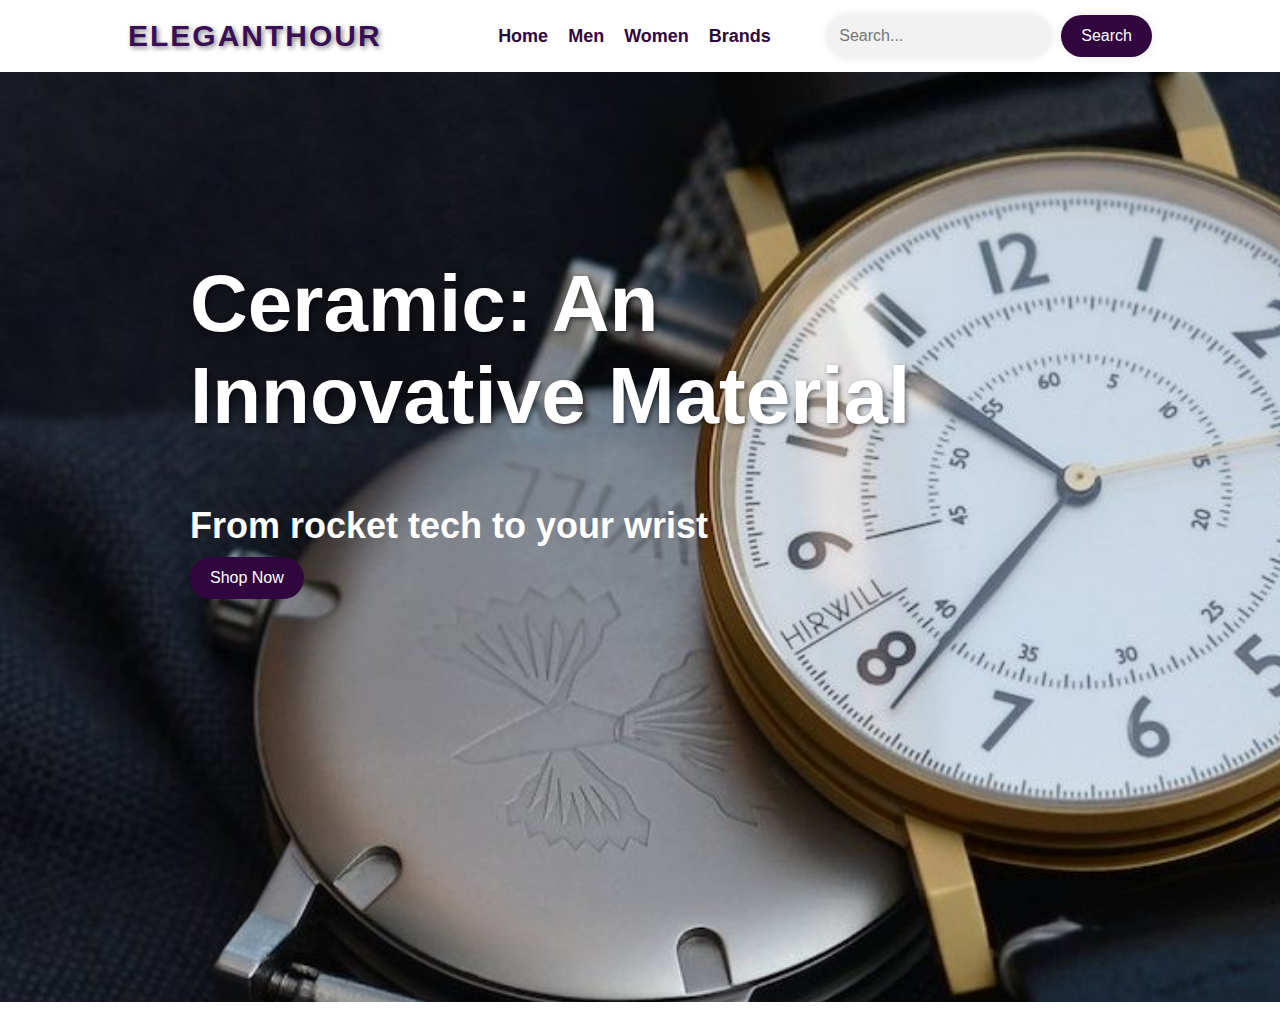
<file: project/index.html>
<!DOCTYPE html>
<html lang="en">
<head>
    <meta charset="UTF-8">
    <meta name="viewport" content="width=device-width, initial-scale=1.0">
    <link rel="stylesheet" href="styles.css">
    <title>Your Online Shop</title>
</head>
<body>

    <header class="container">
        <div class="logo">ElegantHour</div>
        <div class="sections">
            <div class="section" data-target="home" id="home"></div>
            <div class="section" id="men"></div>
            <div class="section" id="women"></div>
            <div class="section" id="brands"></div>
        </div>
        <div class="search-bar">
            <input type="text" id="searchInput" placeholder="Search...">
            <button id="searchButton">Search</button>
        </div>
    </header>

    <section class="image-section container" id="home-section">
        <div class="shop-now">
            <h2>From rocket tech to your wrist</h2>
            <button id="shopNowButton">Shop Now</button>
        </div>
        <div class="pic-text">Ceramic: An <br> Innovative Material</div>
        <img src="../project/Hirwell--1050x678.jpg" alt="From rocket tech to your wrist" id="featuredImage">
    </section>

    
    <script src="https://code.jquery.com/jquery-3.6.4.min.js"></script>
    <script src="script.js"></script>
</body>
</html>
</file>
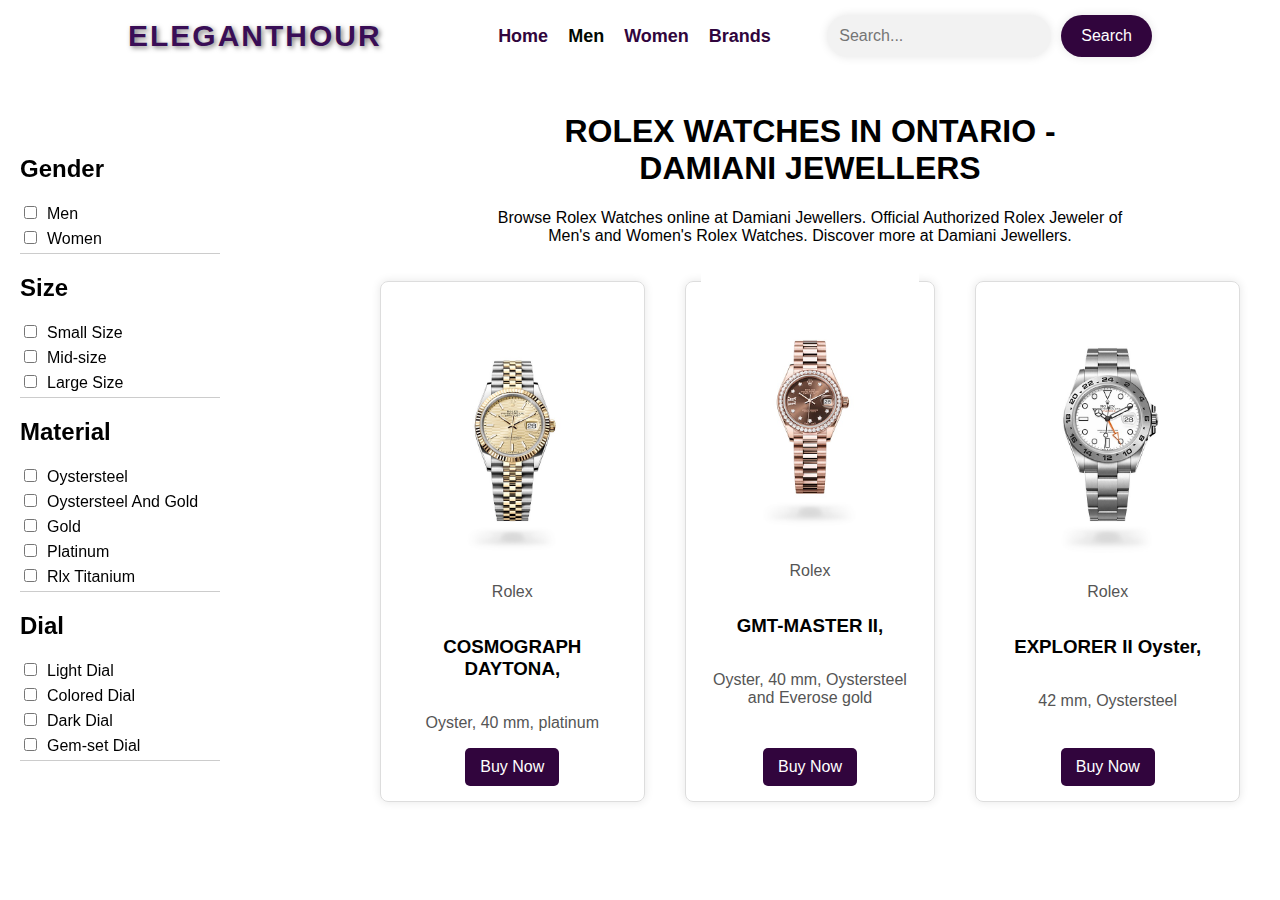
<file: project/men.html>
<!DOCTYPE html>
<html lang="en">
<head>
    <meta charset="UTF-8">
    <meta name="viewport" content="width=device-width, initial-scale=1.0">
    <link rel="stylesheet" href="men.css">
    <title>Your Online Shop</title>
</head>
<body>

    <header class="container">
        <div class="logo">ElegantHour</div>
        <div class="sections">
            <div class="section" data-target="home"></div>
            <div class="section" data-target="men"></div>
            <div class="section" data-target="women"></div>
            <div class="section" data-target="brands"></div>
        </div>
        <div class="search-bar">
            <input type="text" id="searchInput" placeholder="Search...">
            <button id="searchButton">Search</button>
        </div>
    </header>

    <div class="main-content-container">
        <h1>ROLEX WATCHES IN ONTARIO - <br>DAMIANI JEWELLERS</h1>
        <p>Browse Rolex Watches online at Damiani Jewellers. Official Authorized Rolex Jeweler of <br>Men's and Women's Rolex Watches. Discover more at Damiani Jewellers.</p>

        <div class="watches">
            <div class="watch">
                <img src="../project/m126233-0039_collection_upright_landscape.png" alt="Rolex Watch" class="one">
                <p>Rolex</p><h3>COSMOGRAPH DAYTONA,</h3><p>Oyster, 40 mm, platinum</p>
                <button class="buy-now-button">Buy Now</button>
            </div>

            <div class="watch">
                <img src="../project/m279135rbr-0001_collection_upright_portrait.png" alt="Casio Watch" class="two">
                <p>Rolex</p><h3>GMT-MASTER II,</h3><p>Oyster, 40 mm, Oystersteel and Everose gold</p>
                <button class="buy-now-button">Buy Now</button>
            </div>

            <div class="watch">
                <img src="../project/m226570-0001_collection_upright_landscape.png" alt="Casio Watch" class="three">
                <p>Rolex</p><h3>EXPLORER II Oyster,</h3><p>42 mm, Oystersteel</p>
                <button class="buy-now-button">Buy Now</button>
            </div>
        </div>
    </div>

    <form class="filters">
        <div class="filter-container">
            <div class="filter-inner">
                <div class="filter-name-container">
                    <h2>Gender</h2>
                </div>
                <div class="filter-options-container">
                    <div class="filter-option">
                        <div class="filter-option-inner">
                            <input id="men-filter" name="men" type="checkbox" data-spec-name="Gender"><label for="men-filter">Men</label>
                        </div>
                    </div>

                    <div class="filter-option">
                        <div class="filter-option-inner">
                            <input id="women-filter" name="women" type="checkbox" data-spec-name="Gender"><label for="women-filter">Women</label>
                        </div>
                    </div>
                </div>
            </div>
        </div>

        <div class="filter-container">
            <div class="filter-inner">
                <div class="filter-name-container">
                    <h2>Size</h2>
                </div>
                <div class="filter-options-container">
                    <div class="filter-option">
                        <div class="filter-option-inner">
                            <input id="small size-filter" name="small size" type="checkbox" data-spec-name="Size"><label for="small size-filter">Small Size</label>
                        </div>
                    </div>

                    <div class="filter-option">
                        <div class="filter-option-inner">
                            <input id="mid-size-filter" name="mid-size" type="checkbox" data-spec-name="Size"><label for="mid-size-filter">Mid-size</label>
                        </div>
                    </div>

                    <div class="filter-option">
                        <div class="filter-option-inner">
                            <input id="large size-filter" name="large size" type="checkbox" data-spec-name="Size"><label for="large size-filter">Large Size</label>
                        </div>
                    </div>
                </div>
            </div>
        </div>

        <div class="filter-container">
            <div class="filter-inner">
                <div class="filter-name-container">
                    <h2>Material</h2>
                </div>
                <div class="filter-options-container">
                    <div class="filter-option">
                        <div class="filter-option-inner">
                            <input id="oystersteel-filter" name="oystersteel" type="checkbox" data-spec-name="Material"><label for="oystersteel-filter">Oystersteel</label>
                        </div>
                    </div>

                    <div class="filter-option">
                        <div class="filter-option-inner">
                            <input id="oystersteel and gold-filter" name="oystersteel and gold" type="checkbox" data-spec-name="Material"><label for="oystersteel and gold-filter">Oystersteel And Gold</label>
                        </div>
                    </div>

                    <div class="filter-option">
                        <div class="filter-option-inner">
                            <input id="gold-filter" name="gold" type="checkbox" data-spec-name="Material"><label for="gold-filter">Gold</label>
                        </div>
                    </div>

                    <div class="filter-option">
                        <div class="filter-option-inner">
                            <input id="platinum-filter" name="platinum" type="checkbox" data-spec-name="Material"><label for="platinum-filter">Platinum</label>
                        </div>
                    </div>

                    <div class="filter-option">
                        <div class="filter-option-inner">
                            <input id="rlx titanium-filter" name="rlx titanium" type="checkbox" data-spec-name="Material"><label for="rlx titanium-filter">Rlx Titanium</label>
                        </div>
                    </div>
                </div>
            </div>
        </div>

        <div class="filter-container">
            <div class="filter-inner">
                <div class="filter-name-container">
                    <h2>Dial</h2>
                </div>
                <div class="filter-options-container">
                    <div class="filter-option">
                        <div class="filter-option-inner">
                            <input id="light dial-filter" name="light dial" type="checkbox" data-spec-name="Dial"><label for="light dial-filter">Light Dial</label>
                        </div>
                    </div>

                    <div class="filter-option">
                        <div class="filter-option-inner">
                            <input id="coloured dial-filter" name="coloured dial" type="checkbox" data-spec-name="Dial"><label for="colored dial-filter">Colored Dial</label>
                        </div>
                    </div>

                    <div class="filter-option">
                        <div class="filter-option-inner">
                            <input id="dark dial-filter" name="dark dial" type="checkbox" data-spec-name="Dial"><label for="dark dial-filter">Dark Dial</label>
                        </div>
                    </div>

                    <div class="filter-option">
                        <div class="filter-option-inner">
                            <input id="gem-set dial-filter" name="gem-set dial" type="checkbox" data-spec-name="Dial"><label for="gem-set dial-filter">Gem-set Dial</label>
                        </div>
                    </div>
                </div>
            </div>
        </div>
        
        <button type="submit" class="submit-button">Submit</button>

    </form>

    <script src="https://code.jquery.com/jquery-3.6.4.min.js"></script>
    <script src="men.js"></script>
    <script src="script.js"></script>
</body>
</html>
</file>
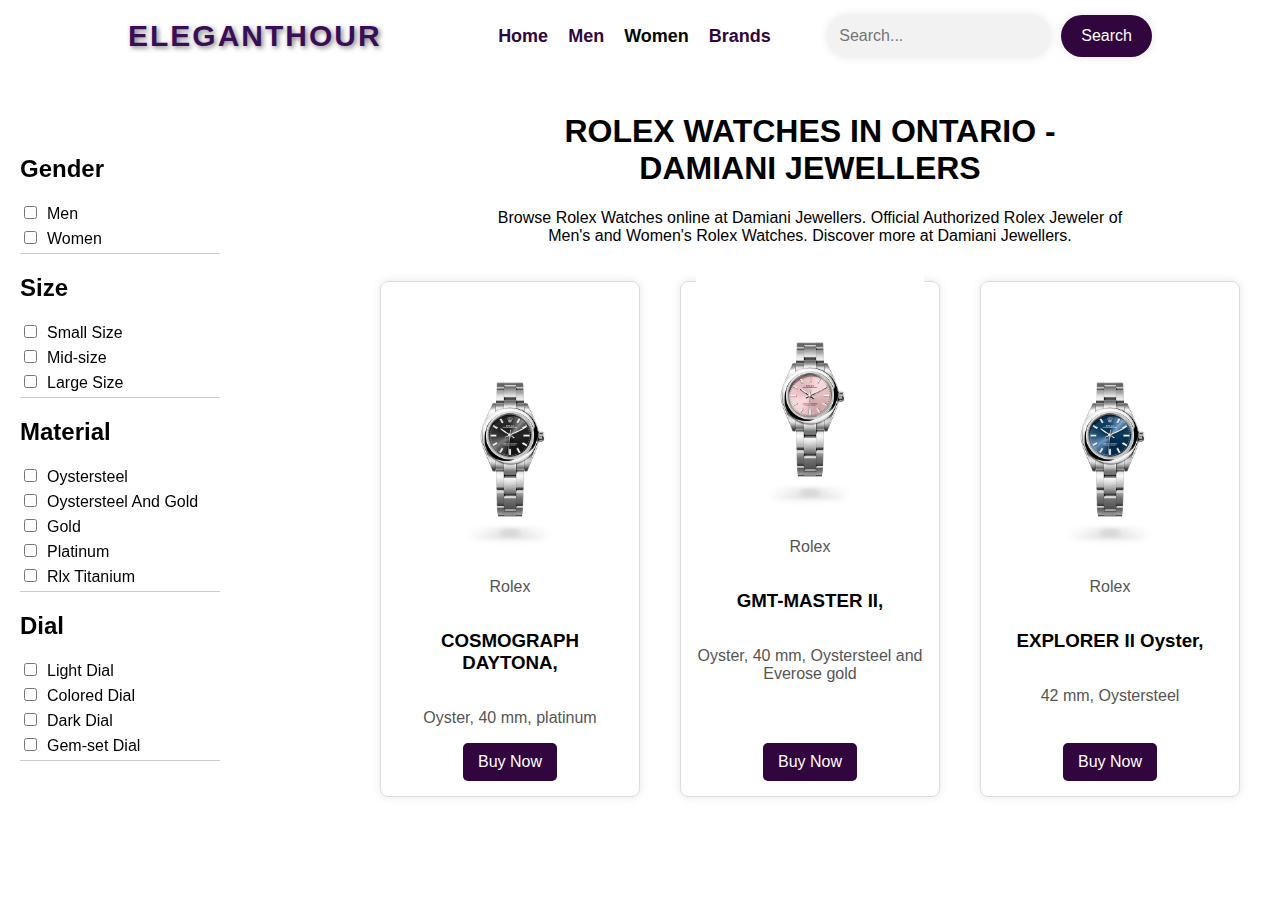
<file: project/women.html>
<!DOCTYPE html>
<html lang="en">
<head>
    <meta charset="UTF-8">
    <meta name="viewport" content="width=device-width, initial-scale=1.0">
    <link rel="stylesheet" href="women.css">
    <title>Your Online Shop</title>
</head>
<body>

    <header class="container">
        <div class="logo">ElegantHour</div>
        <div class="sections">
            <div class="section" data-target="home"></div>
            <div class="section" data-target="men"></div>
            <div class="section" data-target="women"></div>
            <div class="section" data-target="brands"></div>
        </div>
        <div class="search-bar">
            <input type="text" id="searchInput" placeholder="Search...">
            <button id="searchButton">Search</button>
        </div>
    </header>

    <div class="main-content-container">
        <h1>ROLEX WATCHES IN ONTARIO - <br>DAMIANI JEWELLERS</h1>
        <p>Browse Rolex Watches online at Damiani Jewellers. Official Authorized Rolex Jeweler of <br>Men's and Women's Rolex Watches. Discover more at Damiani Jewellers.</p>

        <div class="watches">
            <div class="watch">
                <img src="../project/women1.png" alt="Rolex Watch" class="one">
                <p>Rolex</p><h3>COSMOGRAPH DAYTONA,</h3><p>Oyster, 40 mm, platinum</p>
                <button class="buy-now-button">Buy Now</button>
            </div>

            <div class="watch">
                <img src="../project/women2.png" alt="Casio Watch" class="two">
                <p>Rolex</p><h3>GMT-MASTER II,</h3><p>Oyster, 40 mm, Oystersteel and Everose gold</p>
                <button class="buy-now-button">Buy Now</button>
            </div>

            <div class="watch">
                <img src="../project/women3.png" alt="Casio Watch" class="three">
                <p>Rolex</p><h3>EXPLORER II Oyster,</h3><p>42 mm, Oystersteel</p>
                <button class="buy-now-button">Buy Now</button>
            </div>
        </div>
    </div>

    <form class="filters">
        <div class="filter-container">
            <div class="filter-inner">
                <div class="filter-name-container">
                    <h2>Gender</h2>
                </div>
                <div class="filter-options-container">
                    <div class="filter-option">
                        <div class="filter-option-inner">
                            <input id="men-filter" name="men" type="checkbox" data-spec-name="Gender"><label for="men-filter">Men</label>
                        </div>
                    </div>

                    <div class="filter-option">
                        <div class="filter-option-inner">
                            <input id="women-filter" name="women" type="checkbox" data-spec-name="Gender"><label for="women-filter">Women</label>
                        </div>
                    </div>
                </div>
            </div>
        </div>

        <div class="filter-container">
            <div class="filter-inner">
                <div class="filter-name-container">
                    <h2>Size</h2>
                </div>
                <div class="filter-options-container">
                    <div class="filter-option">
                        <div class="filter-option-inner">
                            <input id="small size-filter" name="small size" type="checkbox" data-spec-name="Size"><label for="small size-filter">Small Size</label>
                        </div>
                    </div>

                    <div class="filter-option">
                        <div class="filter-option-inner">
                            <input id="mid-size-filter" name="mid-size" type="checkbox" data-spec-name="Size"><label for="mid-size-filter">Mid-size</label>
                        </div>
                    </div>

                    <div class="filter-option">
                        <div class="filter-option-inner">
                            <input id="large size-filter" name="large size" type="checkbox" data-spec-name="Size"><label for="large size-filter">Large Size</label>
                        </div>
                    </div>
                </div>
            </div>
        </div>

        <div class="filter-container">
            <div class="filter-inner">
                <div class="filter-name-container">
                    <h2>Material</h2>
                </div>
                <div class="filter-options-container">
                    <div class="filter-option">
                        <div class="filter-option-inner">
                            <input id="oystersteel-filter" name="oystersteel" type="checkbox" data-spec-name="Material"><label for="oystersteel-filter">Oystersteel</label>
                        </div>
                    </div>

                    <div class="filter-option">
                        <div class="filter-option-inner">
                            <input id="oystersteel and gold-filter" name="oystersteel and gold" type="checkbox" data-spec-name="Material"><label for="oystersteel and gold-filter">Oystersteel And Gold</label>
                        </div>
                    </div>

                    <div class="filter-option">
                        <div class="filter-option-inner">
                            <input id="gold-filter" name="gold" type="checkbox" data-spec-name="Material"><label for="gold-filter">Gold</label>
                        </div>
                    </div>

                    <div class="filter-option">
                        <div class="filter-option-inner">
                            <input id="platinum-filter" name="platinum" type="checkbox" data-spec-name="Material"><label for="platinum-filter">Platinum</label>
                        </div>
                    </div>

                    <div class="filter-option">
                        <div class="filter-option-inner">
                            <input id="rlx titanium-filter" name="rlx titanium" type="checkbox" data-spec-name="Material"><label for="rlx titanium-filter">Rlx Titanium</label>
                        </div>
                    </div>
                </div>
            </div>
        </div>

        <div class="filter-container">
            <div class="filter-inner">
                <div class="filter-name-container">
                    <h2>Dial</h2>
                </div>
                <div class="filter-options-container">
                    <div class="filter-option">
                        <div class="filter-option-inner">
                            <input id="light dial-filter" name="light dial" type="checkbox" data-spec-name="Dial"><label for="light dial-filter">Light Dial</label>
                        </div>
                    </div>

                    <div class="filter-option">
                        <div class="filter-option-inner">
                            <input id="coloured dial-filter" name="coloured dial" type="checkbox" data-spec-name="Dial"><label for="colored dial-filter">Colored Dial</label>
                        </div>
                    </div>

                    <div class="filter-option">
                        <div class="filter-option-inner">
                            <input id="dark dial-filter" name="dark dial" type="checkbox" data-spec-name="Dial"><label for="dark dial-filter">Dark Dial</label>
                        </div>
                    </div>

                    <div class="filter-option">
                        <div class="filter-option-inner">
                            <input id="gem-set dial-filter" name="gem-set dial" type="checkbox" data-spec-name="Dial"><label for="gem-set dial-filter">Gem-set Dial</label>
                        </div>
                    </div>
                </div>
            </div>
        </div>
        
        <button type="submit" class="submit-button">Submit</button>

    </form>

    <script src="https://code.jquery.com/jquery-3.6.4.min.js"></script>
    <script src="women.js"></script>
    <script src="script.js"></script>
</body>
</html>
</file>
<file: project/styles.css>
body {
    font-family: 'Arial', sans-serif;
    margin: 0;
    padding: 0;
    overflow: hidden;
}

.container {
    width: 80%;
    margin: 0 auto;
    display: flex;
    justify-content: space-between;
    align-items: center;
    padding: 15px 0;
}

.logo {
    font-size: 30px;
    font-weight: bold;
    font-family: 'Your Chosen Font', sans-serif;
    text-shadow: 2px 2px 5px rgba(0, 0, 0, 0.5);
    color: rgb(57, 14, 86);
    letter-spacing: 2px;
    text-transform: uppercase;
    
}

.sections {
    display: flex;
}

.section {
    margin-right: 20px;
    cursor: pointer;
    font-size: 18px;
    font-weight: bold;
    color: rgb(49, 5, 61);
    transition: color 0.3s ease;
}

.section:hover {
    color: #000800;
}

.image-section {
    margin: 20px 0;
    position: relative;
    height: 900px;
    width: 1900px;
    overflow: hidden;
    margin-top:auto
}

.shop-now {
    position: absolute;
    top: 50%;
    left: 10%;
    transform: translateY(-50%);
    color: #fff;
    text-align: left;
}

.shop-now h2 {
    font-size: 36px;
    margin-bottom: 10px;
}

.shop-now button {
    background-color: rgb(49, 5, 61);
    padding: 12px 20px;
    font-size: 16px;
    color: #fff;
    border: none;
    border-radius: 25px;
    cursor: pointer;
    box-shadow: 0 0 10px rgba(0, 0, 0, 0.1);
    transition: background-color 0.3s ease;
}

.shop-now button:hover {
    background-color: #000800;
}

.image-section img {
    width: 100%;
    height: auto;
}

.pic-text {
    position: absolute;
    top: 20%;
    left: 10%;
    color: #fff;
    font-size: 80px;
    font-weight: bold;
    text-shadow: 2px 2px 5px rgba(0, 0, 0, 0.5);
}

.search-bar {
    display: flex;
    align-items: center;
    justify-content: flex-end;
}

#searchInput {
    padding: 12px;
    margin-right: 10px;
    border: none;
    border-radius: 25px;
    font-size: 16px;
    width: 200px;
    background-color: #f2f2f2;
    box-shadow: 0 0 10px rgba(0, 0, 0, 0.1);
    outline: none;
}

#searchButton {
    padding: 12px 20px;
    font-size: 16px;
    background-color: rgb(49, 5, 61);
    color: #fff;
    border: none;
    border-radius: 25px;
    cursor: pointer;
    box-shadow: 0 0 10px rgba(0, 0, 0, 0.1);
    transition: background-color 0.3s ease;
}

#searchButton:hover {
    background-color: rgb(3, 0, 3);
}

.section[data-target="home"] {
    margin-right: 20px;
    cursor: pointer;
    font-size: 18px;
    font-weight: bold;
    color: rgb(49, 5, 61);
    transition: color 0.3s ease;
}

.section[data-target="home"]:hover {
    color: #000800;
}
</file>
<file: project/men.css>
body {
    font-family: 'Arial', sans-serif;
    margin: 0;
    padding: 0;
    overflow: hidden;
}

.container {
    width: 80%;
    margin: 0 auto;
    display: flex;
    justify-content: space-between;
    align-items: center;
    padding: 15px 0;
}

.logo {
    font-size: 30px;
    font-weight: bold;
    font-family: 'Your Chosen Font', sans-serif;
    text-shadow: 2px 2px 5px rgba(0, 0, 0, 0.5);
    color: rgb(57, 14, 86);
    letter-spacing: 2px;
    text-transform: uppercase;
}

.sections {
    display: flex;
}

.section {
    margin-right: 20px;
    cursor: pointer;
    font-size: 18px;
    font-weight: bold;
    color: rgb(49, 5, 61);
    transition: color 0.3s ease;
}

.section:hover {
    color: #000800;
}

#men{
    color: #000800;
}

#men:hover{
    color: rgb(49, 5, 61);
}

.search-bar {
    display: flex;
    align-items: center;
    justify-content: flex-end;
}

#searchInput {
    padding: 12px;
    margin-right: 10px;
    border: none;
    border-radius: 25px;
    font-size: 16px;
    width: 200px;
    background-color: #f2f2f2;
    box-shadow: 0 0 10px rgba(0, 0, 0, 0.1);
    outline: none;
}

#searchButton {
    padding: 12px 20px;
    font-size: 16px;
    background-color: rgb(49, 5, 61);
    color: #fff;
    border: none;
    border-radius: 25px;
    cursor: pointer;
    box-shadow: 0 0 10px rgba(0, 0, 0, 0.1);
    transition: background-color 0.3s ease;
}

#searchButton:hover {
    background-color: rgb(3, 0, 3);
}

.filters {
    padding: 20px;
    border-radius: 5px;
    margin-bottom: 30px;
    position: fixed;
    top: 50%;
    left: 0;
    transform: translateY(-50%);
    height: 70%;
    overflow-y: auto;
    transition: top 0.5s ease-in-out;
    overflow-y: hidden;
}

.filter-container {
    margin-bottom: 20px;
    border-bottom: 1px solid #ccc;
}

.filter-name-container {
    font-weight: bold;
    margin-bottom: 10px;
}

.filter-option {
    margin-bottom: 5px;
}

input[type="checkbox"] {
    margin-right: 10px;
}

label {
    font-weight: normal;
}

.filters {
    width: 200px;
    transition: width 0.5s ease-in-out;
}

.filters:hover {
    width: 300px;
}



.main-content-container {
    text-align: center;
    padding: 20px;
    margin-left: 340px;
    transition: margin-left 0.3s ease;
}

.watches {
    display: flex;
    justify-content: space-around;
}


.watch {
    max-width: 300px;
    margin: 20px;
    padding: 15px;
    border: 1px solid #ddd;
    border-radius: 8px;
    box-shadow: 0 0 10px rgba(0, 0, 0, 0.1);
    display: flex;
    flex-direction: column;
    align-items: center;
}



.watch img {
    max-width: 100%;
    height: auto;
    border-radius: 5px;
    margin-bottom: 10px;
}

.watch h2 {
    font-size: 20px;
    margin-bottom: 10px;
    color: #333;
}

.watch p {
    font-size: 16px;
    color: #555;
}

.watch .buy-now-button {
    background-color: rgb(49, 5, 61);
    color: #fff;
    padding: 10px 15px;
    border: none;
    border-radius: 5px;
    cursor: pointer;
    transition: background-color 0.3s ease;
}

.watch .buy-now-button:hover {
    background-color: black
}

.buy-now-button {
    margin-top: auto;
    padding: 10px 20px;
    font-size: 16px;
    background-color: rgb(49, 5, 61);
    color: #fff;
    border: none;
    border-radius: 5px;
    cursor: pointer;
    transition: background-color 0.3s ease;
}

.buy-now-button:hover {
    background-color: black
}

.watch .two {
    max-width: 100%;
    height: auto;
    border-radius: 5px;
    margin-top: -40px;
}

.submit-button {
    background-color: rgb(49, 5, 61);
    color: white;
    border: none;
    padding: 10px 20px;
    text-align: center;
    text-decoration: none;
    display: inline-block;
    font-size: 16px;
    margin-top: 20px;
    cursor: pointer;
    border-radius: 5px;
    transition: background-color 0.3s ease;
}

.submit-button:hover {
    background-color:  black
}
</file>
<file: project/women.css>
body {
    font-family: 'Arial', sans-serif;
    margin: 0;
    padding: 0;
    overflow: hidden;
}

.container {
    width: 80%;
    margin: 0 auto;
    display: flex;
    justify-content: space-between;
    align-items: center;
    padding: 15px 0;
}

.logo {
    font-size: 30px;
    font-weight: bold;
    font-family: 'Your Chosen Font', sans-serif;
    text-shadow: 2px 2px 5px rgba(0, 0, 0, 0.5);
    color: rgb(57, 14, 86);
    letter-spacing: 2px;
    text-transform: uppercase;
}

.sections {
    display: flex;
}

.section {
    margin-right: 20px;
    cursor: pointer;
    font-size: 18px;
    font-weight: bold;
    color: rgb(49, 5, 61);
    transition: color 0.3s ease;
}

.section:hover {
    color: #000800;
}

#women{
    color: #000800;
}

#men:hover{
    color: rgb(49, 5, 61);
}

.search-bar {
    display: flex;
    align-items: center;
    justify-content: flex-end;
}

#searchInput {
    padding: 12px;
    margin-right: 10px;
    border: none;
    border-radius: 25px;
    font-size: 16px;
    width: 200px;
    background-color: #f2f2f2;
    box-shadow: 0 0 10px rgba(0, 0, 0, 0.1);
    outline: none;
}

#searchButton {
    padding: 12px 20px;
    font-size: 16px;
    background-color: rgb(49, 5, 61);
    color: #fff;
    border: none;
    border-radius: 25px;
    cursor: pointer;
    box-shadow: 0 0 10px rgba(0, 0, 0, 0.1);
    transition: background-color 0.3s ease;
}

#searchButton:hover {
    background-color: rgb(3, 0, 3);
}

.filters {
    padding: 20px;
    border-radius: 5px;
    margin-bottom: 30px;
    position: fixed;
    top: 50%;
    left: 0;
    transform: translateY(-50%);
    height: 70%;
    overflow-y: auto;
    transition: top 0.5s ease-in-out;
    overflow-y: hidden;
}

.filter-container {
    margin-bottom: 20px;
    border-bottom: 1px solid #ccc;
}

.filter-name-container {
    font-weight: bold;
    margin-bottom: 10px;
}

.filter-option {
    margin-bottom: 5px;
}

input[type="checkbox"] {
    margin-right: 10px;
}

label {
    font-weight: normal;
}

.filters {
    width: 200px;
    transition: width 0.5s ease-in-out;
}

.filters:hover {
    width: 300px;
}



.main-content-container {
    text-align: center;
    padding: 20px;
    margin-left: 340px;
    transition: margin-left 0.3s ease;
}

.watches {
    display: flex;
    justify-content: space-around;
}


.watch {
    max-width: 300px;
    margin: 20px;
    padding: 15px;
    border: 1px solid #ddd;
    border-radius: 8px;
    box-shadow: 0 0 10px rgba(0, 0, 0, 0.1);
    display: flex;
    flex-direction: column;
    align-items: center;
}



.watch img {
    max-width: 100%;
    height: auto;
    border-radius: 5px;
    margin-bottom: 10px;
}

.watch h2 {
    font-size: 20px;
    margin-bottom: 10px;
    color: #333;
}

.watch p {
    font-size: 16px;
    color: #555;
}

.watch .buy-now-button {
    background-color: rgb(49, 5, 61);
    color: #fff;
    padding: 10px 15px;
    border: none;
    border-radius: 5px;
    cursor: pointer;
    transition: background-color 0.3s ease;
}

.watch .buy-now-button:hover {
    background-color: black
}

.buy-now-button {
    margin-top: auto;
    padding: 10px 20px;
    font-size: 16px;
    background-color: rgb(49, 5, 61);
    color: #fff;
    border: none;
    border-radius: 5px;
    cursor: pointer;
    transition: background-color 0.3s ease;
}

.buy-now-button:hover {
    background-color: black
}

.watch .two {
    max-width: 100%;
    height: auto;
    border-radius: 5px;
    margin-top: -40px;
}

.submit-button {
    background-color: rgb(49, 5, 61);
    color: white;
    border: none;
    padding: 10px 20px;
    text-align: center;
    text-decoration: none;
    display: inline-block;
    font-size: 16px;
    margin-top: 20px;
    cursor: pointer;
    border-radius: 5px;
    transition: background-color 0.3s ease;
}

.submit-button:hover {
    background-color:  black
}
</file>
